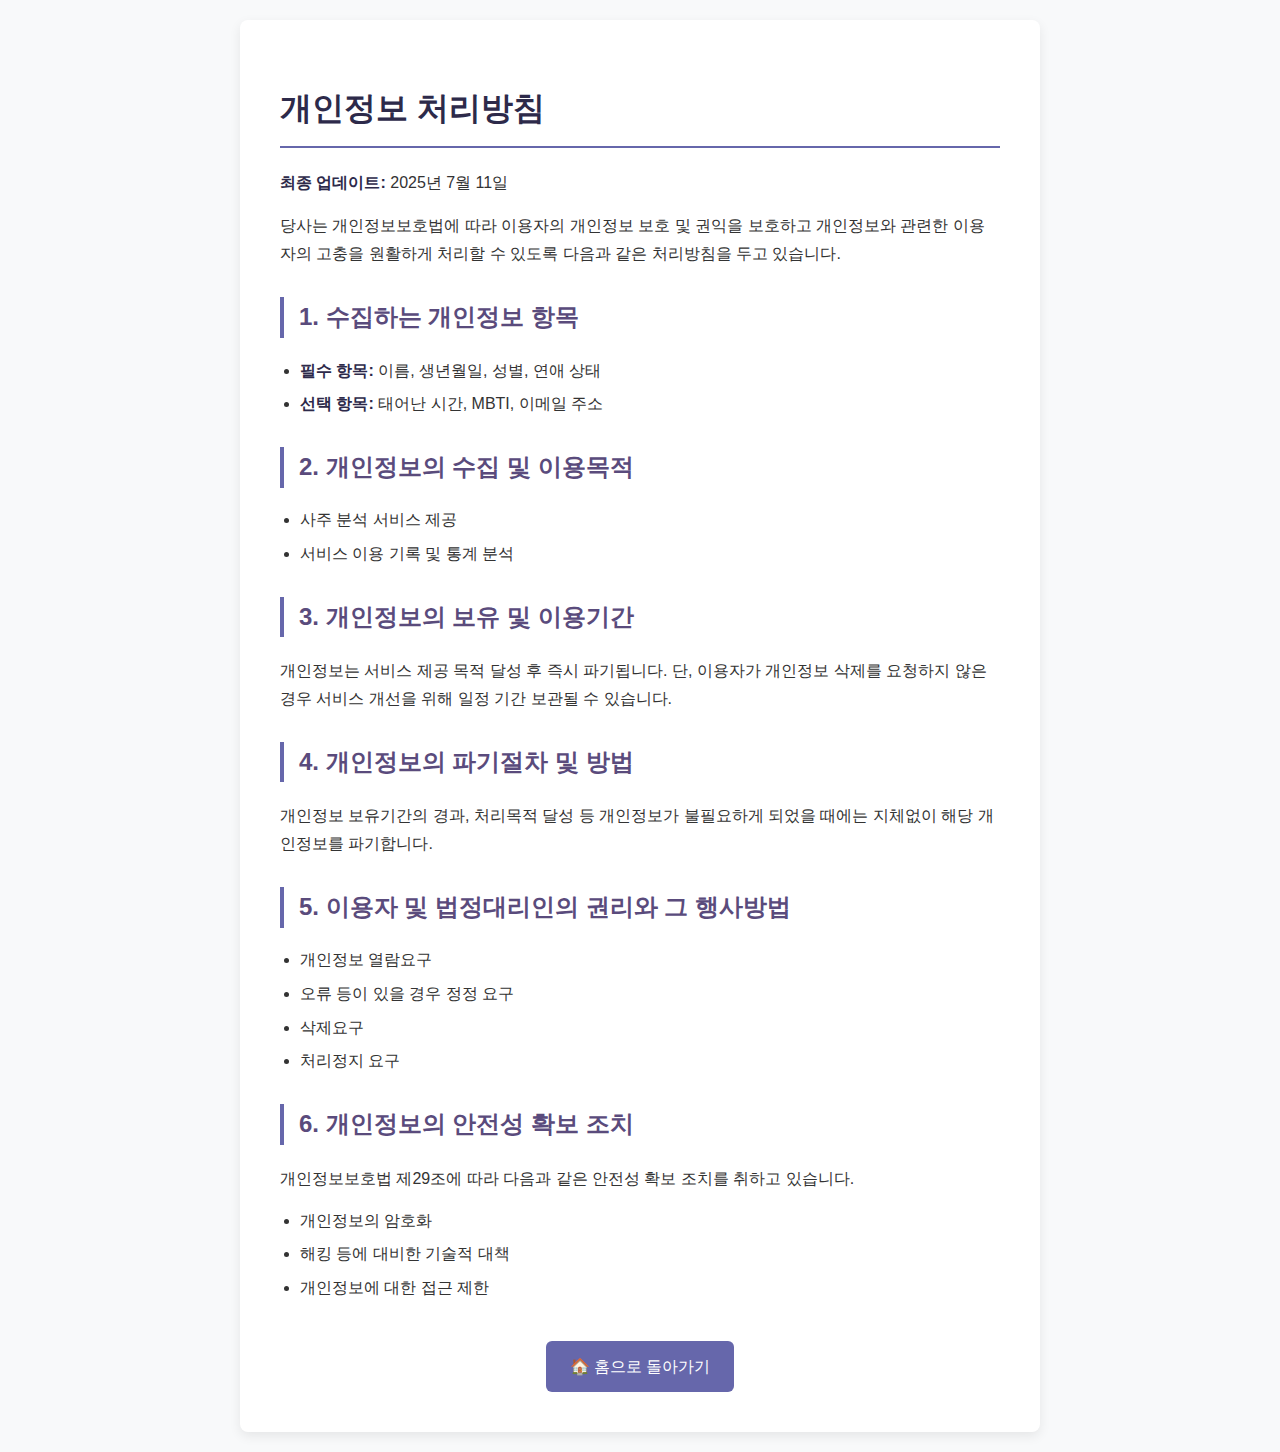
<file: templates/privacy_policy.html>
<!DOCTYPE html>
<html lang="ko">
<head>
    <meta charset="UTF-8">
    <meta name="viewport" content="width=device-width, initial-scale=1.0">
    <title>개인정보 처리방침</title>
    <style>
        body {
            font-family: -apple-system, BlinkMacSystemFont, "Segoe UI", Roboto, "Helvetica Neue", Arial, sans-serif;
            line-height: 1.7;
            color: #333;
            max-width: 800px;
            margin: 20px auto;
            padding: 0 20px;
            background-color: #f8f9fa;
        }
        .container {
            background-color: #ffffff;
            padding: 40px;
            border-radius: 8px;
            box-shadow: 0 4px 12px rgba(0,0,0,0.08);
        }
        h1 {
            border-bottom: 2px solid #6667AB;
            padding-bottom: 10px;
            color: #2D2A4A;
        }
        h2 {
            margin-top: 30px;
            color: #5A4B7C;
            border-left: 4px solid #6667AB;
            padding-left: 15px;
        }
        ul {
            margin: 15px 0;
            padding-left: 20px;
        }
        li {
            margin: 8px 0;
            line-height: 1.6;
        }
        strong {
            color: #2D2A4A;
        }
    </style>
</head>
<body>
    <div class="container">
        <h1>개인정보 처리방침</h1>
        <p><strong>최종 업데이트:</strong> 2025년 7월 11일</p>
        
        <p>당사는 개인정보보호법에 따라 이용자의 개인정보 보호 및 권익을 보호하고 개인정보와 관련한 이용자의 고충을 원활하게 처리할 수 있도록 다음과 같은 처리방침을 두고 있습니다.</p>

        <h2>1. 수집하는 개인정보 항목</h2>
        <ul>
            <li><strong>필수 항목:</strong> 이름, 생년월일, 성별, 연애 상태</li>
            <li><strong>선택 항목:</strong> 태어난 시간, MBTI, 이메일 주소</li>
        </ul>

        <h2>2. 개인정보의 수집 및 이용목적</h2>
        <ul>
            <li>사주 분석 서비스 제공</li>
            <li>서비스 이용 기록 및 통계 분석</li>
        </ul>

        <h2>3. 개인정보의 보유 및 이용기간</h2>
        <p>개인정보는 서비스 제공 목적 달성 후 즉시 파기됩니다. 단, 이용자가 개인정보 삭제를 요청하지 않은 경우 서비스 개선을 위해 일정 기간 보관될 수 있습니다.</p>

        <h2>4. 개인정보의 파기절차 및 방법</h2>
        <p>개인정보 보유기간의 경과, 처리목적 달성 등 개인정보가 불필요하게 되었을 때에는 지체없이 해당 개인정보를 파기합니다.</p>

        <h2>5. 이용자 및 법정대리인의 권리와 그 행사방법</h2>
        <ul>
            <li>개인정보 열람요구</li>
            <li>오류 등이 있을 경우 정정 요구</li>
            <li>삭제요구</li>
            <li>처리정지 요구</li>
        </ul>

        <h2>6. 개인정보의 안전성 확보 조치</h2>
        <p>개인정보보호법 제29조에 따라 다음과 같은 안전성 확보 조치를 취하고 있습니다.</p>
        <ul>
            <li>개인정보의 암호화</li>
            <li>해킹 등에 대비한 기술적 대책</li>
            <li>개인정보에 대한 접근 제한</li>
        </ul>
        <div style="margin-top: 40px; text-align: center;">
            <a href="/" style="display: inline-block; padding: 12px 24px; background-color: #6667AB; color: white; text-decoration: none; border-radius: 6px; transition: background-color 0.3s;">🏠 홈으로 돌아가기</a>
        </div>
    </div>
</body>
</html>
</file>
